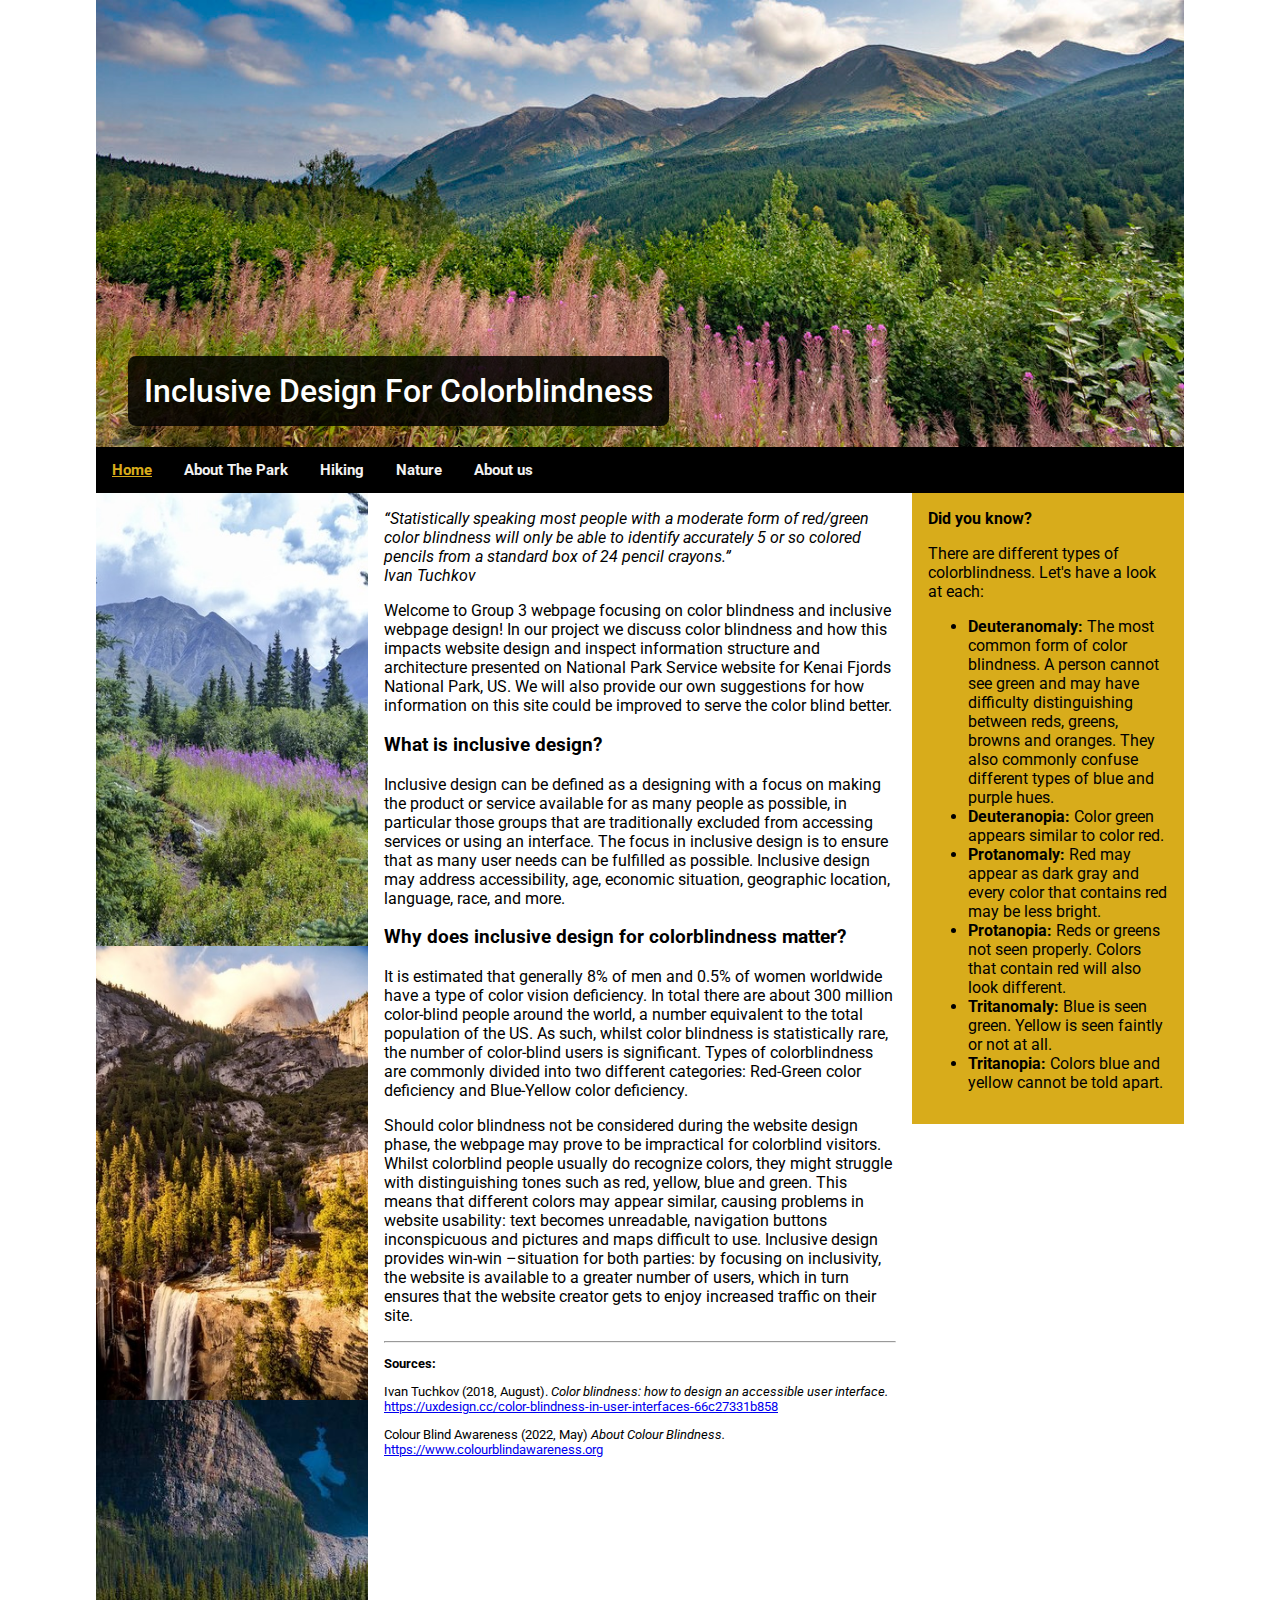
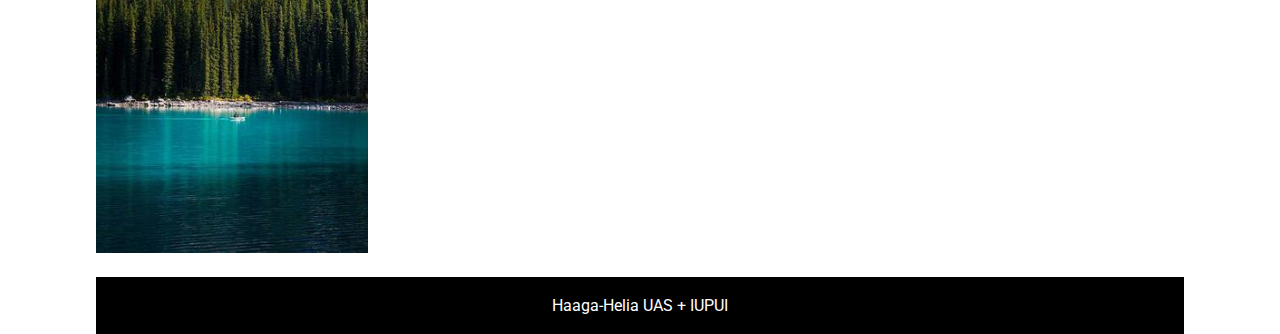
<file: index.html>
<!DOCTYPE html>
<html lang="en">
<head>
    <meta charset="UTF-8">
    <meta http-equiv="X-UA-Compatible" content="IE=edge">
    <meta name="viewport" content="width=device-width, initial-scale=1.0">
    <title>Colorblindness</title>

    <link rel="stylesheet" href="styles/style.css">
    <meta name="description" content="Colorblindness"> 
    <link rel="stylesheet" href="https://cdnjs.cloudflare.com/ajax/libs/font-awesome/4.7.0/css/font-awesome.min.css">
    <script type="text/javascript" src="scripts/menu.js"></script>
    <style>
      @import url('https://fonts.googleapis.com/css2?family=Roboto&display=swap');
    </style>
</head>

<body>
  <header class="pageHeader">
    <img class="headerBack" src="images/kf.jpg" alt="Lush forest in the mountains">
    <h1>Inclusive Design For Colorblindness</h1>
  </header>

  <nav class="topnav" id="myTopnav">
    <a href="index.html" class="active">Home</a>
    <a href="aboutthepark.html">About The Park</a>
    <a href="hiking.html">Hiking</a>
    <a href="nature.html">Nature</a>
    <a href="aboutus.html">About us</a>
    <a href="javascript:void(0);" class="icon" onclick="myFunction()">
      <i class="fa fa-bars"></i>
    </a>
  </nav>

  <!-- 3 columns, left image column, middle main content column, right aside column -->
  <div class="pageColumns">
    <aside class="leftImageColumn">
      <img src="images/Sidebar_Images/home2.jpg" alt="Lavender amid greenery" class="imgSizeLimiter">
      <img src="images/Sidebar_Images/home3.jpg" alt="Mountain forest by the edge of a cliff." class="imgSizeLimiter">
      <img src="images/Sidebar_Images/home1.jpg" alt="Lake by a tall forest and large mountain" class="imgSizeLimiter">
    </aside>

    <main class="middleContentColumn">
      <section>
        <p>
          <i><q>Statistically speaking most people with a moderate form of red/green color blindness will only be able to identify accurately 5 or so colored pencils from a standard box of 24 pencil crayons.</q></i>
          <br>
          <i>Ivan Tuchkov</i>
        </p>
      </section>

      <section>
        <p>
          Welcome to Group 3 webpage focusing on color blindness and inclusive webpage design! In our project we discuss color blindness and how this impacts website design and inspect information structure and architecture presented on National Park Service website for Kenai&nbsp;Fjords National&nbsp;Park,&nbsp;US. We will also provide our own suggestions for how information on this site could be improved to serve the color blind better.
        </p>
        <h3>What is inclusive design?</h3>
        <p>
          Inclusive design can be defined as a designing with a focus on making the product or service available for as many people as possible, in particular those groups that are traditionally excluded from accessing services or using an interface. The focus in inclusive design is to ensure that as many user needs can be fulfilled as possible. Inclusive design may address accessibility, age, economic situation, geographic location, language, race, and more.
        </p>
        <h3>Why does inclusive design for colorblindness matter?</h3>
        <p>
          It is estimated that generally 8% of men and 0.5% of women worldwide have a type of color vision deficiency. In total there are about 300 million color-blind people around the world, a number equivalent to the total population of the US. As such, whilst color blindness is statistically rare, the number of color-blind users is significant. Types of colorblindness are commonly divided into two different categories: Red-Green color deficiency and Blue-Yellow color deficiency.
        </p>
        <p>
          Should color blindness not be considered during the website design phase, the webpage may prove to be impractical for colorblind visitors. Whilst colorblind people usually do recognize colors, they might struggle with distinguishing tones such as red, yellow, blue and green. This means that different colors may appear similar, causing problems in website usability: text becomes unreadable, navigation buttons inconspicuous and pictures and maps difficult to use. Inclusive design provides win-win &ndash;situation for both parties: by focusing on inclusivity, the website is available to a greater number of users, which in turn ensures that the website creator gets to enjoy increased traffic on their site.
        </p>
      </section>

      <hr>
      <section class="sources">
        <h6>Sources:</h6>
        <p>Ivan Tuchkov (2018,&nbsp;August). <cite>Color blindness: how to design an accessible user interface.</cite> <a href="https://uxdesign.cc/color-blindness-in-user-interfaces-66c27331b858">https://uxdesign.cc/color-blindness-in-user-interfaces-66c27331b858</a></p>
        <p>Colour&nbsp;Blind&nbsp;Awareness (2022,&nbsp;May) <cite>About Colour Blindness.</cite> <a href="https://www.colourblindawareness.org">https://www.colourblindawareness.org</a></p>
      </section>
    </main>

    <aside class="rightInfoColumn">
      <h4>Did you know?</h4>
      <p>There are different types of colorblindness. Let's have a look at each:</p>
      <ul class="vlist">
        <li><b>Deuteranomaly:</b> The most common form of color blindness. A person cannot see green and may have difficulty distinguishing between reds, greens, browns and oranges. They also commonly confuse different types of blue and purple hues.</li>
        <li><b>Deuteranopia: </b>Color green appears similar to color red.</li>
        <li><b>Protanomaly:</b> Red may appear as dark gray and every color that contains red may be less bright.</li>
        <li><b>Protanopia:</b> Reds or greens not seen properly. Colors that contain red will also look different.</li>
        <li><b>Tritanomaly: </b> Blue is seen green. Yellow is seen faintly or not at all.</li>
        <li><b>Tritanopia: </b> Colors blue and yellow cannot be told apart.</li>
      </ul>  
    </aside>
  </div>  
  
  <footer>
    <p>Haaga-Helia UAS + IUPUI<br>
  </footer>
</body>



</html>
</file>
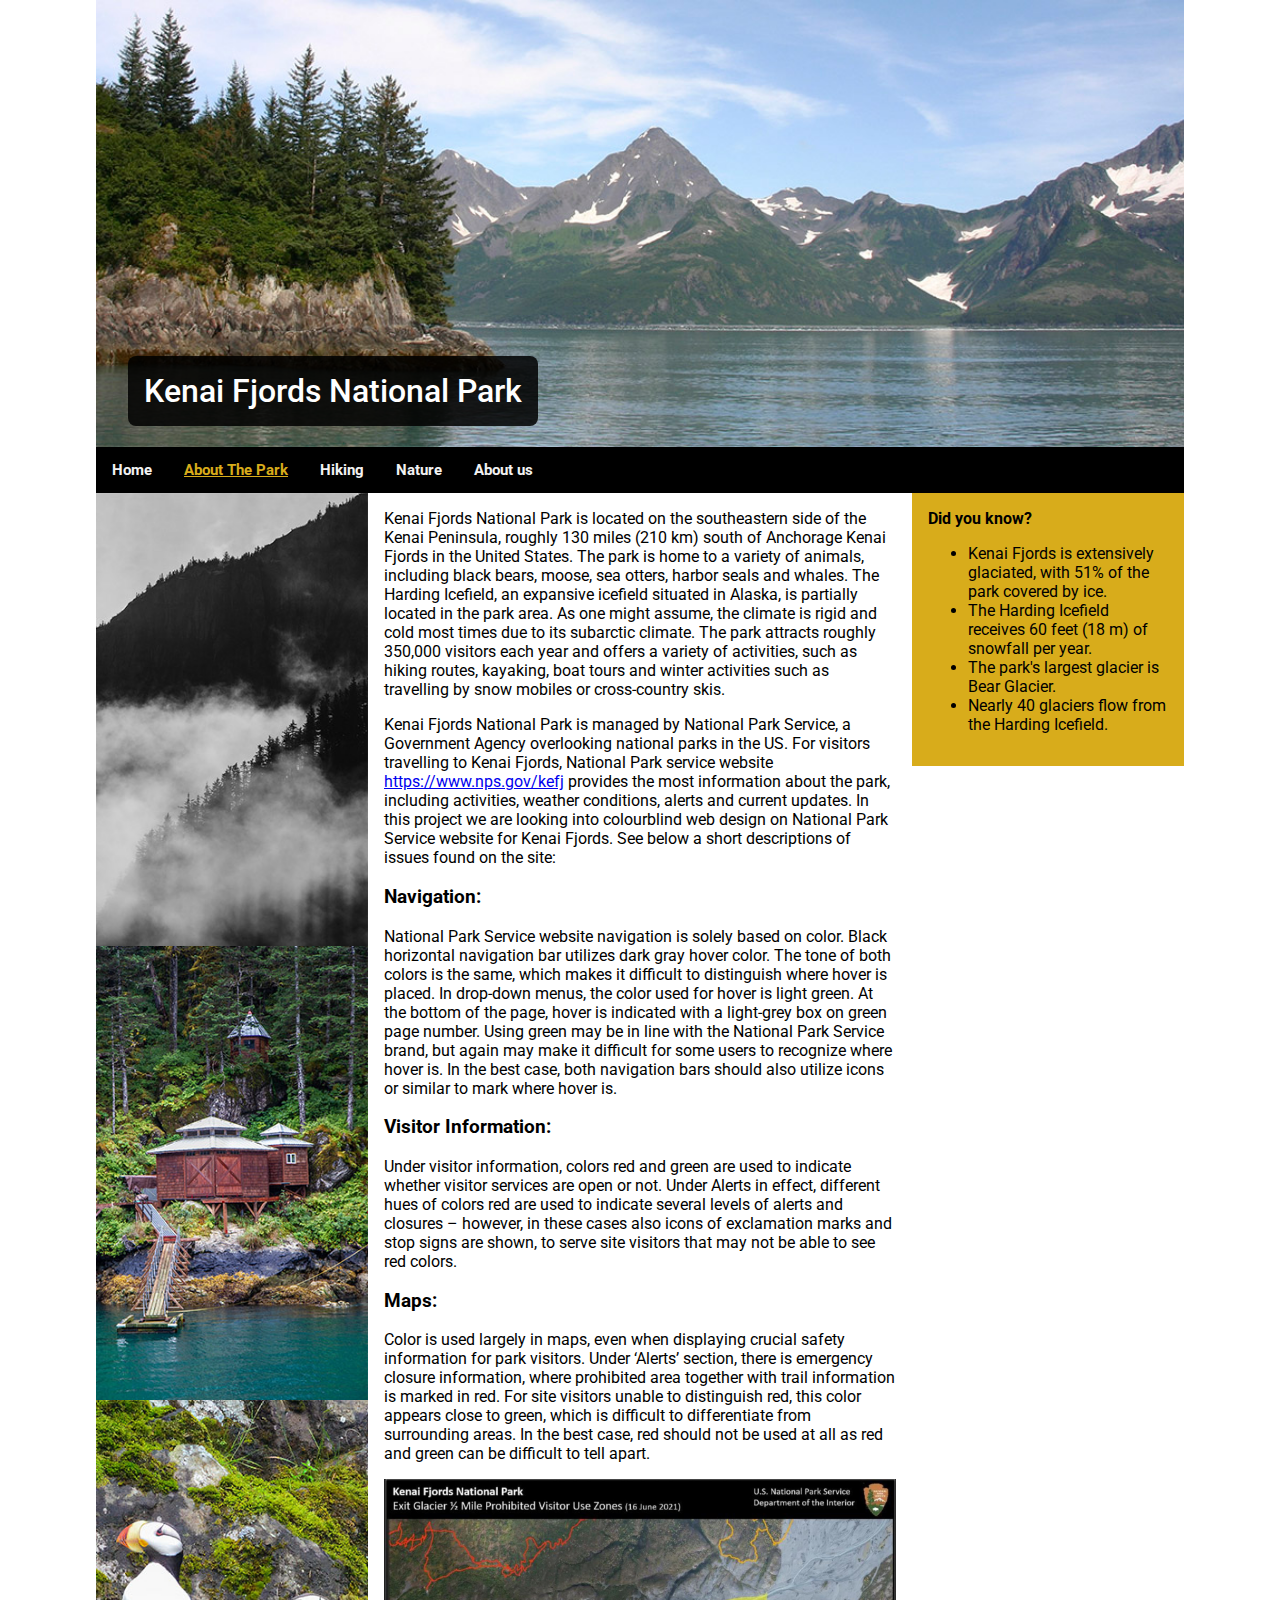
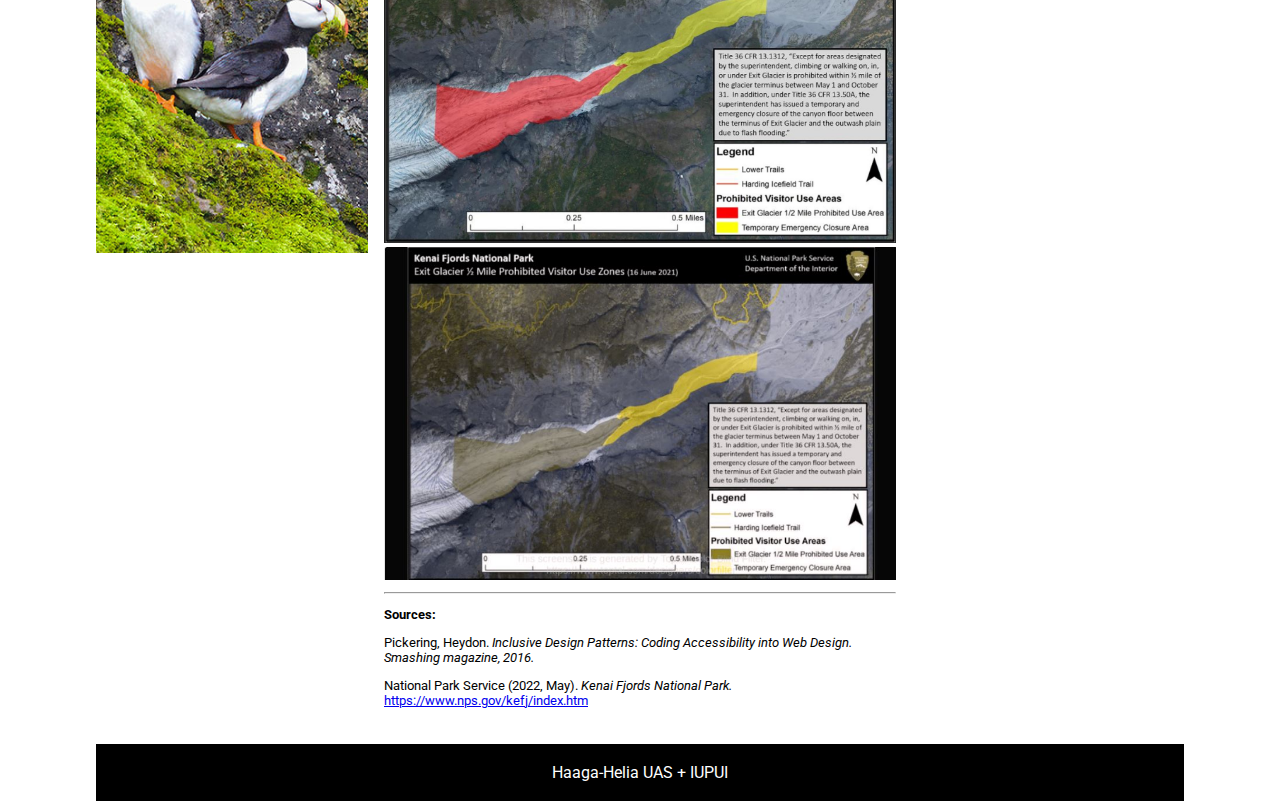
<file: aboutthepark.html>
<!DOCTYPE html>
<html lang="en">
<head>
    <meta charset="UTF-8">
    <meta http-equiv="X-UA-Compatible" content="IE=edge">
    <meta name="viewport" content="width=device-width, initial-scale=1.0">
    <title>About the Park</title>

    <link rel="stylesheet" href="styles/style.css">
    <meta name="description" content="Colorblindness"> 
    <link rel="stylesheet" href="https://cdnjs.cloudflare.com/ajax/libs/font-awesome/4.7.0/css/font-awesome.min.css">
    <script type="text/javascript" src="scripts/menu.js"></script>
    <style>
      @import url('https://fonts.googleapis.com/css2?family=Roboto&display=swap');
    </style>
</head>
    
<body>
  <header class="pageHeader">
    <img class="headerBack" src="images/CampingHeader2_1022x420.jpg" alt="Mountain view from a river">
    <h1>Kenai Fjords National Park</h1>
  </header>
      
  <nav class="topnav" id="myTopnav">
    <a href="index.html">Home</a>
    <a href="aboutthepark.html" class="active">About The Park</a>
    <a href="hiking.html">Hiking</a>
    <a href="nature.html">Nature</a>
    <a href="aboutus.html">About us</a>
    <a href="javascript:void(0);" class="icon" onclick="myFunction()">
      <i class="fa fa-bars"></i>
    </a>
  </nav>
    
  <!-- 3 columns, left image column, middle main content column, right aside column -->
  <div class="pageColumns">
    <aside class="leftImageColumn">
      <img src="images/Sidebar_Images/AbouttheParkSidebar1_500x300.jpg" alt="Foggy mountains" class="imgSizeLimiter">
      <img src="images/Sidebar_Images/AbouttheParkSidebar2_500x300.jpg" alt="Cottage in the woods by a riverbank" class="imgSizeLimiter">
      <img src="images/Sidebar_Images/AbouttheParkSidebar3_500x300.jpg" alt="Puffins on grassy rocks" class="imgSizeLimiter">
    </aside>

    <main class="middleContentColumn">
      <section>
        <p>
          Kenai&nbsp;Fjords National&nbsp;Park is located on the southeastern side of the Kenai Peninsula, roughly 130 miles (210&nbsp;km) south of Anchorage Kenai Fjords in the United&nbsp;States. The park is home to a variety of animals, including black bears, moose, sea otters, harbor seals and whales. The Harding Icefield, an expansive icefield situated in Alaska, is partially located in the park area. As one might assume, the climate is rigid and cold most times due to its subarctic climate. The park attracts roughly 350,000 visitors each year and offers a variety of activities, such as hiking routes, kayaking, boat tours and winter activities such as travelling by snow mobiles or cross-country skis.
        </p> 
       
      </section>

      <section>
        <p>
          Kenai&nbsp;Fjords National&nbsp;Park is managed by National Park Service, a Government&nbsp;Agency overlooking national parks in the US. For visitors travelling to Kenai&nbsp;Fjords, National&nbsp;Park service website <a href="https://www.nps.gov/kefj">https://www.nps.gov/kefj</a> provides the most information about the park, including activities, weather conditions, alerts and current updates. In this project we are looking into colourblind web design on National Park Service website for Kenai&nbsp;Fjords. See below a short descriptions of issues found on the site:
        </p>

        <h3>Navigation:</h3>
        <p>
          National Park Service website navigation is solely based on color. Black horizontal navigation bar utilizes dark gray hover color. The tone of both colors is the same, which makes it difficult to distinguish where hover is placed. In drop-down menus, the color used for hover is light green. At the bottom of the page, hover is indicated with a light-grey box on green page number. Using green may be in line with the National Park Service brand, but again may make it difficult for some users to recognize where hover is. In the best case, both navigation bars should also utilize icons or similar to mark where hover is.
        </p>

        <h3>Visitor Information:</h3>
        <p>
          Under visitor information, colors red and green are used to indicate whether visitor services are open or not. Under Alerts in effect, different hues of colors red are used to indicate several levels of alerts and closures &ndash; however, in these cases also icons of exclamation marks and stop signs are shown, to serve site visitors that may not be able to see red colors.
        </p>

        <h3>Maps:</h3>
        <p>
          Color is used largely in maps, even when displaying crucial safety information for park visitors. Under &lsquo;Alerts&rsquo; section, there is emergency closure information, where prohibited area together with trail information is marked in red. For site visitors unable to distinguish red, this color appears close to green, which is difficult to differentiate from surrounding areas. In the best case, red should not be used at all as red and green can be difficult to tell apart.
        </p>
        <img src="images/IMAGE YNPSMAPS 1.JPG" alt="Emergency closure information as seen by a non-colorblind person." class="imgSizeLimiter">
        <img src="images/IMAGE YNPSMAPS 2.JPG" alt="Emergency closure information as seen by a colorblind person." class="imgSizeLimiter">
      </section>

      <hr>
      <section class="sources">
        <h6>Sources:</h6>
        <p>Pickering, Heydon. <cite>Inclusive Design Patterns: Coding Accessibility into Web Design. Smashing&nbsp;magazine,&nbsp;2016.</cite></p>
        <p>National&nbsp;Park&nbsp;Service (2022,&nbsp;May). <cite>Kenai Fjords National Park.</cite> <a href="https://www.nps.gov/kefj/index.htm">https://www.nps.gov/kefj/index.htm</a></p>
      </section>
    </main>

    <aside class="rightInfoColumn">
      <div><b>Did you know?</b></div>
      
      <ul class="vlist">
        <li>Kenai Fjords is extensively glaciated, with 51% of the park covered by ice. </li>
        <li>The Harding Icefield receives 60 feet (18&nbsp;m) of snowfall per year.</li>
        <li>The park's largest glacier is Bear Glacier.</li>
        <li>Nearly 40 glaciers flow from the Harding Icefield.</li>
      </ul>  
    </aside>
    
  </div> 
  
   
  <footer class="footerA">
    <p>Haaga-Helia UAS + IUPUI<br>
  </footer>

</body>
</html>
</file>
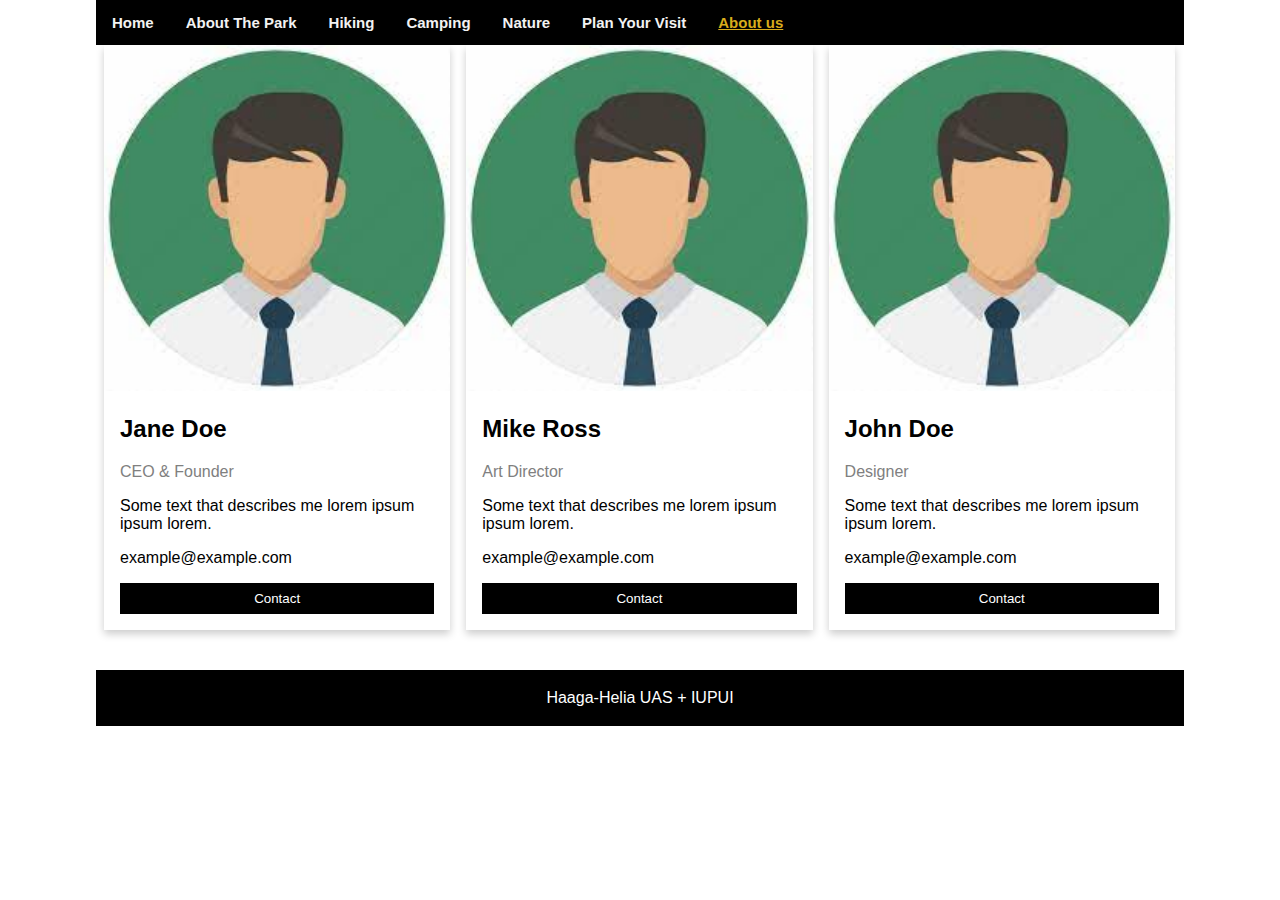
<file: aboutUs.html>
<!DOCTYPE html>
<html lang="en">
<head>
    <meta charset="UTF-8">
    <meta http-equiv="X-UA-Compatible" content="IE=edge">
    <meta name="viewport" content="width=device-width, initial-scale=1.0">
    <title>about us</title>
    <link rel="stylesheet" href="styles/style.css">
    <meta name="description" content="aboutus"> 
    <link rel="stylesheet" href="https://cdnjs.cloudflare.com/ajax/libs/font-awesome/4.7.0/css/font-awesome.min.css">
    <script type="text/javascript" src="scripts/menu.js"></script>
</head>

<body>
    <div class="topnav" id="myTopnav">
        <a href="index.html">Home</a>
        <a href="AboutThePark.html">About The Park</a>
        <a href="hiking.html">Hiking</a>
        <a href="camping.html">Camping</a>
        <a href="nature.html">Nature</a>
        <a href="PlanYourVisit.html">Plan Your Visit</a>
        <a href="aboutUs.html" class="active">About us</a>
        <a href="javascript:void(0);" class="icon" onclick="myFunction()">
          <i class="fa fa-bars"></i>
        </a>
      </div>

      <div class="row">
        <div class="column">
          <div class="card">
            <img src="images/download.jpeg" alt="Jane" style="width:100%">
            <div class="container">
              <h2>Jane Doe</h2>
              <p class="title">CEO &amp; Founder</p>
              <p>Some text that describes me lorem ipsum ipsum lorem.</p>
              <p>example@example.com</p>
              <p><button class="button">Contact</button></p>
            </div>
          </div>
        </div>
      
        <div class="column">
          <div class="card">
            <img src="images/download.jpeg" alt="Mike" style="width:100%">
            <div class="container">
              <h2>Mike Ross</h2>
              <p class="title">Art Director</p>
              <p>Some text that describes me lorem ipsum ipsum lorem.</p>
              <p>example@example.com</p>
              <p><button class="button">Contact</button></p>
            </div>
          </div>
        </div>
      
        <div class="column">
          <div class="card">
            <img src="images/download.jpeg" alt="John" style="width:100%">
            <div class="container">
              <h2>John Doe</h2>
              <p class="title">Designer</p>
              <p>Some text that describes me lorem ipsum ipsum lorem.</p>
              <p>example@example.com</p>
              <p><button class="button">Contact</button></p>
            </div>
          </div>
        </div>
      </div>

<footer class="footerA">
  <p>Haaga-Helia UAS + IUPUI<br>
</footer>  

</body>
</html>
</file>
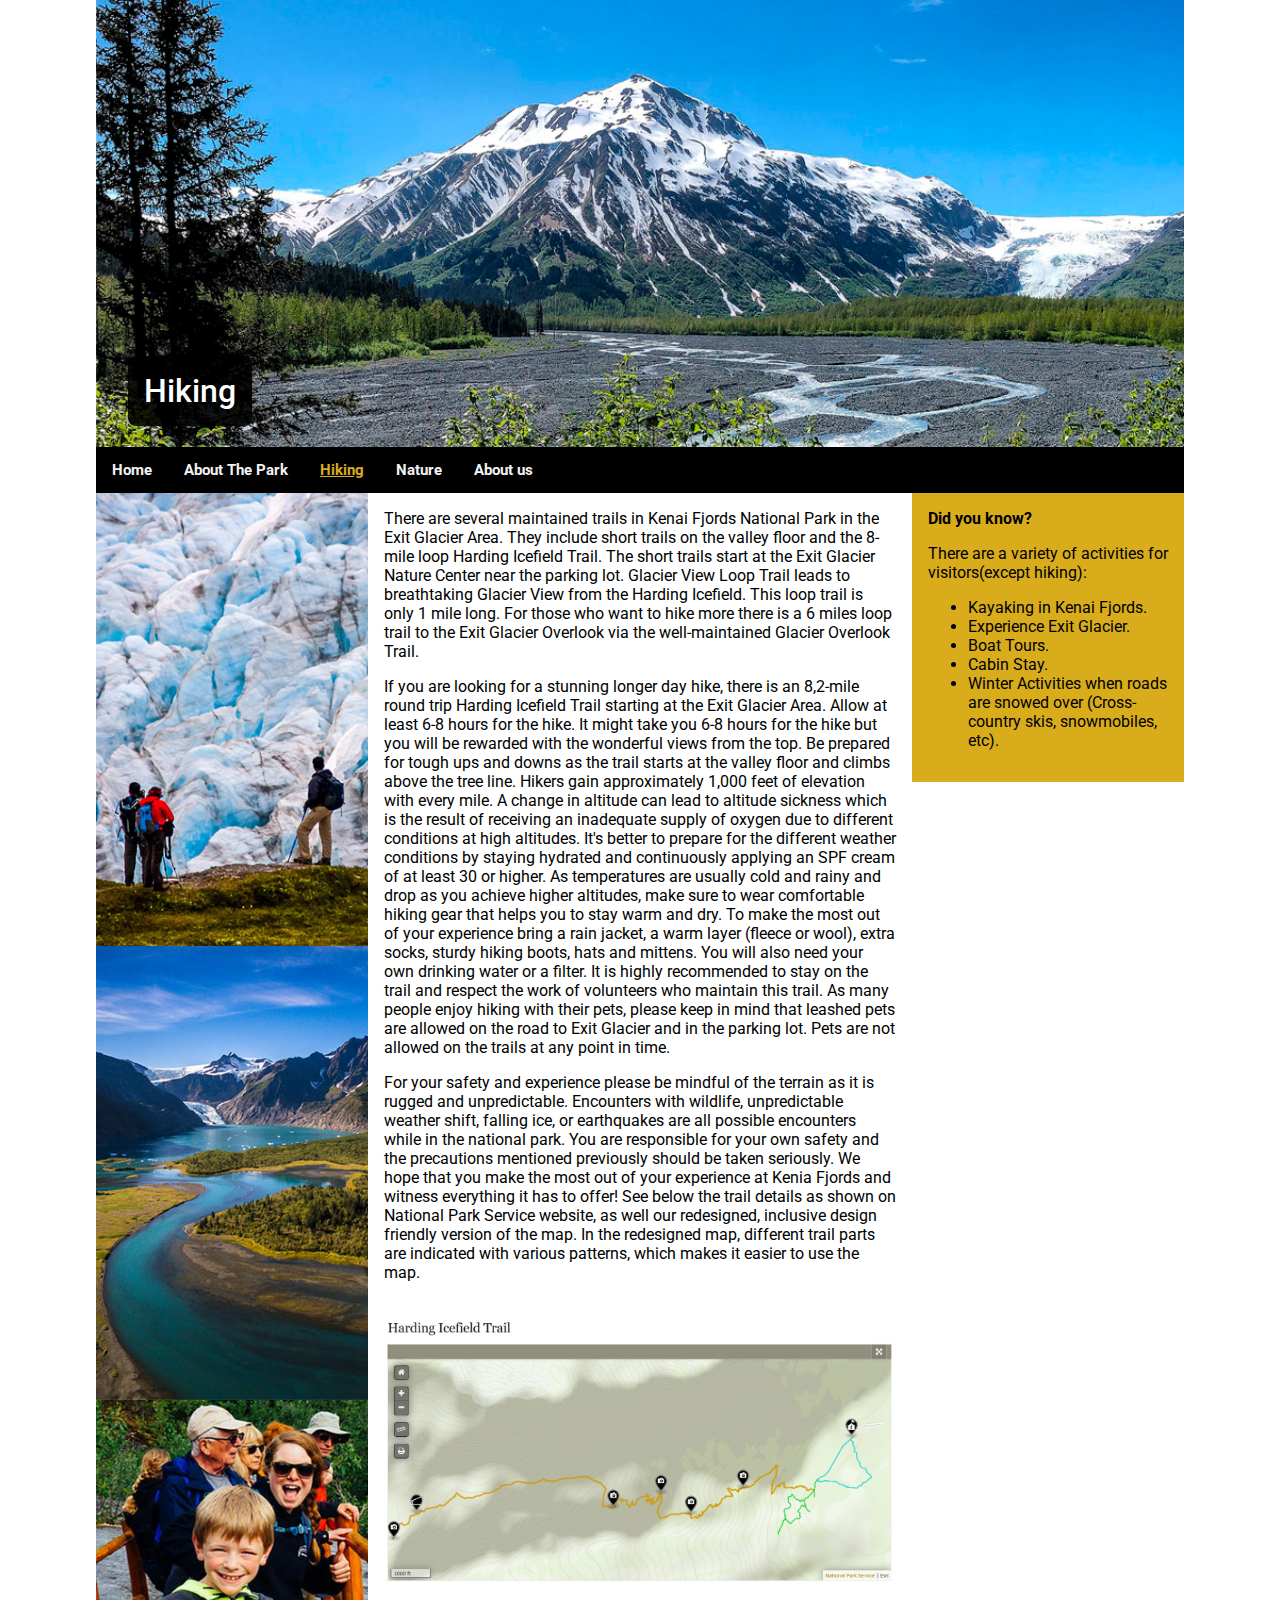
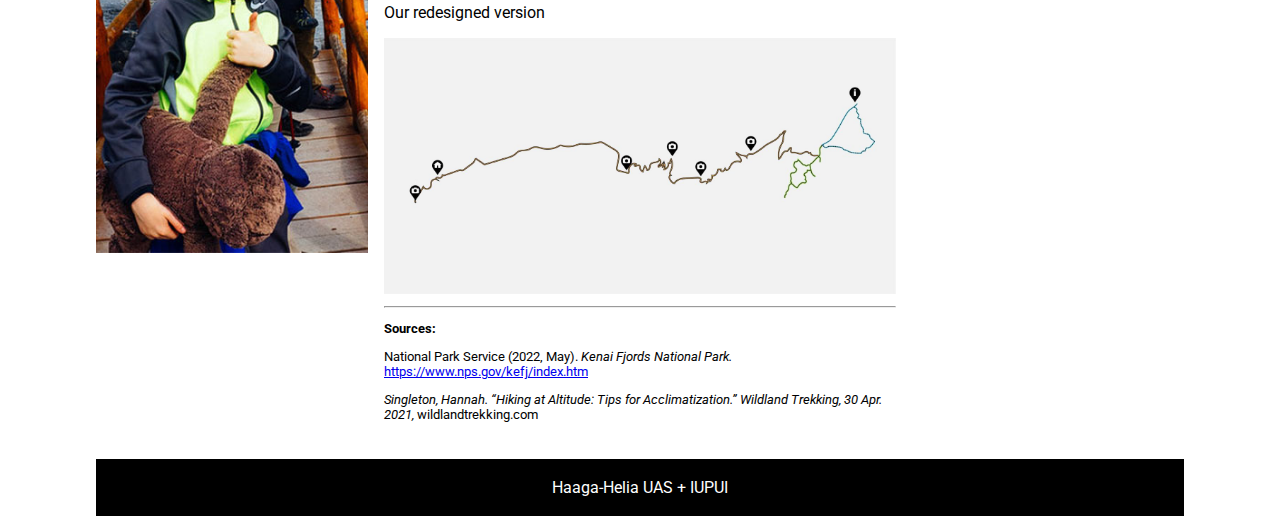
<file: hiking.html>
<!DOCTYPE html>
<html lang="en">
<head>
    <meta charset="UTF-8">
    <meta http-equiv="X-UA-Compatible" content="IE=edge">
    <meta name="viewport" content="width=device-width, initial-scale=1.0">
    <title>Hiking</title>

    <link rel="stylesheet" href="styles/style.css">
    <meta name="description" content="The best place for Hiking"> 
    <link rel="stylesheet" href="https://cdnjs.cloudflare.com/ajax/libs/font-awesome/4.7.0/css/font-awesome.min.css">
    <script type="text/javascript" src="scripts/menu.js"></script>
    <style>
      @import url('https://fonts.googleapis.com/css2?family=Roboto&display=swap');
    </style>
</head>

<body>
  <header class="pageHeader">
    <img class="headerBack" src="images/AbouttheParkHeader1022x420.jpg" alt="Mountain view">
    <h1>Hiking</h1>
  </header>
  <nav class="topnav" id="myTopnav">
    <a href="index.html">Home</a>
    <a href="aboutthepark.html">About The Park</a>
    <a href="hiking.html" class="active">Hiking</a>
    <a href="nature.html">Nature</a>
    <a href="aboutus.html">About us</a>
    <a href="javascript:void(0);" class="icon" onclick="myFunction()">
      <i class="fa fa-bars"></i>
    </a>
  </nav>
    
  <!-- 3 columns, left image column, middle main content column, right aside column -->
  <div class="pageColumns">
    <aside class="leftImageColumn">
      <img src="images/Sidebar_Images/HikingSidebar1_500x300.jpg" alt="People in front of an icy mountain" class="imgSizeLimiter">
      <img src="images/Sidebar_Images/HikingSidebar2_500x300.jpg" alt="View of a river, forest, and mountains" class="imgSizeLimiter">
      <img src="images/Sidebar_Images/HikingSidebar3_500x300.jpg" alt="Happy people on a dock near a river" class="imgSizeLimiter">
    </aside>

    <main class="middleContentColumn">
      <section>
        <p>
          There are several maintained trails in Kenai&nbsp;Fjords National&nbsp;Park in the Exit Glacier Area. They include short trails on the valley floor and the 8-mile loop Harding&nbsp;Icefield&nbsp;Trail. The short trails start at the Exit Glacier Nature Center near the parking lot. Glacier View Loop Trail leads to breathtaking Glacier&nbsp;View from the Harding&nbsp;Icefield. This loop trail is only 1 mile long. For those who want to hike more there is a 6 miles loop trail to the Exit Glacier Overlook via the well-maintained Glacier Overlook Trail. 
        </p>
        <p>
          If you are looking for a stunning longer day hike, there is an 8,2-mile round trip Harding Icefield Trail starting at the Exit Glacier Area. Allow at least 6-8 hours for the hike. It might take you 6-8 hours for the hike but you will be rewarded with the wonderful views from the top. Be prepared for tough ups and downs as the trail starts at the valley floor and climbs above the tree line. Hikers gain approximately 1,000 feet of elevation with every mile. A change in altitude can lead to altitude sickness which is the result of receiving an inadequate supply of oxygen due to different conditions at high altitudes. It's better to prepare for the different weather conditions by staying hydrated and continuously applying an SPF cream of at least 30 or higher.  As temperatures are usually cold and rainy and drop as you achieve higher altitudes, make sure to wear comfortable hiking gear that helps you to stay warm and dry. To make the most out of your experience bring a rain jacket, a warm layer (fleece or wool), extra socks, sturdy hiking boots, hats and mittens. You will also need your own drinking water or a filter. It is highly recommended to stay on the trail and respect the work of volunteers who maintain this trail. As many people enjoy hiking with their pets, please keep in mind that leashed pets are allowed on the road to Exit Glacier and in the parking lot. Pets are not allowed on the trails at any point in time.
          </p>
          <p>
          For your safety and experience please be mindful of the terrain as it is rugged and unpredictable. Encounters with wildlife, unpredictable weather shift, falling ice, or earthquakes are all possible encounters while in the national park. You are responsible for your own safety and the precautions mentioned previously should be taken seriously. We hope that you make the most out of your experience at Kenia Fjords and witness everything it has to offer! See below the trail details as shown on National Park Service website, as well our redesigned, inclusive design friendly version of the map. In the redesigned map, different trail parts are indicated with various patterns, which makes it easier to use the map.
          </p>
          <br>
          <img src="images/HardingTrailoriginal.JPG" alt="Harding trail information on NPS website." class="imgSizeLimiter">
          <p>Our redesigned version</p>
          <img src="images/NewHikingMap.jpg" alt="Harding trail information for colorblind website visitors." class="imgSizeLimiter">
        </section>
        
          <hr>
      <section class="sources">
        <h6>Sources:</h6>
        <p>National&nbsp;Park&nbsp;Service (2022,&nbsp;May). <cite>Kenai Fjords National Park.</cite> <a href="https://www.nps.gov/kefj/index.htm">https://www.nps.gov/kefj/index.htm</a></p>
        <p><cite> Singleton, Hannah. “Hiking at Altitude: Tips for Acclimatization.” Wildland Trekking, 30 Apr. 2021, </cite <a href= "https://wildlandtrekking.com/blog/hiking-at-altitude-tips-for-acclimatization/#:~:text=As%20you%20reach%20high%20elevations,pressure%20and%20try%20to%20compensate.">wildlandtrekking.com</a></p>
        </section>
    </main>
  
      
   

    <aside class="rightInfoColumn">
      <h4>Did you know?</h4>
        <p>There are a variety of activities for visitors(except hiking):</p>
      <ul class="vlist">
        <li>Kayaking in Kenai Fjords.</li>
        <li>Experience Exit Glacier. </li>
        <li>Boat Tours.</li>
        <li>Cabin Stay.</li>
        <li>Winter Activities when roads are snowed over (Cross-country skis, snowmobiles, etc).</li>
      </ul>  
    </aside>
  </div>  
  
  
  <footer>
    <p>Haaga-Helia UAS + IUPUI<br>
  </footer>  
</body>
</html>
</file>
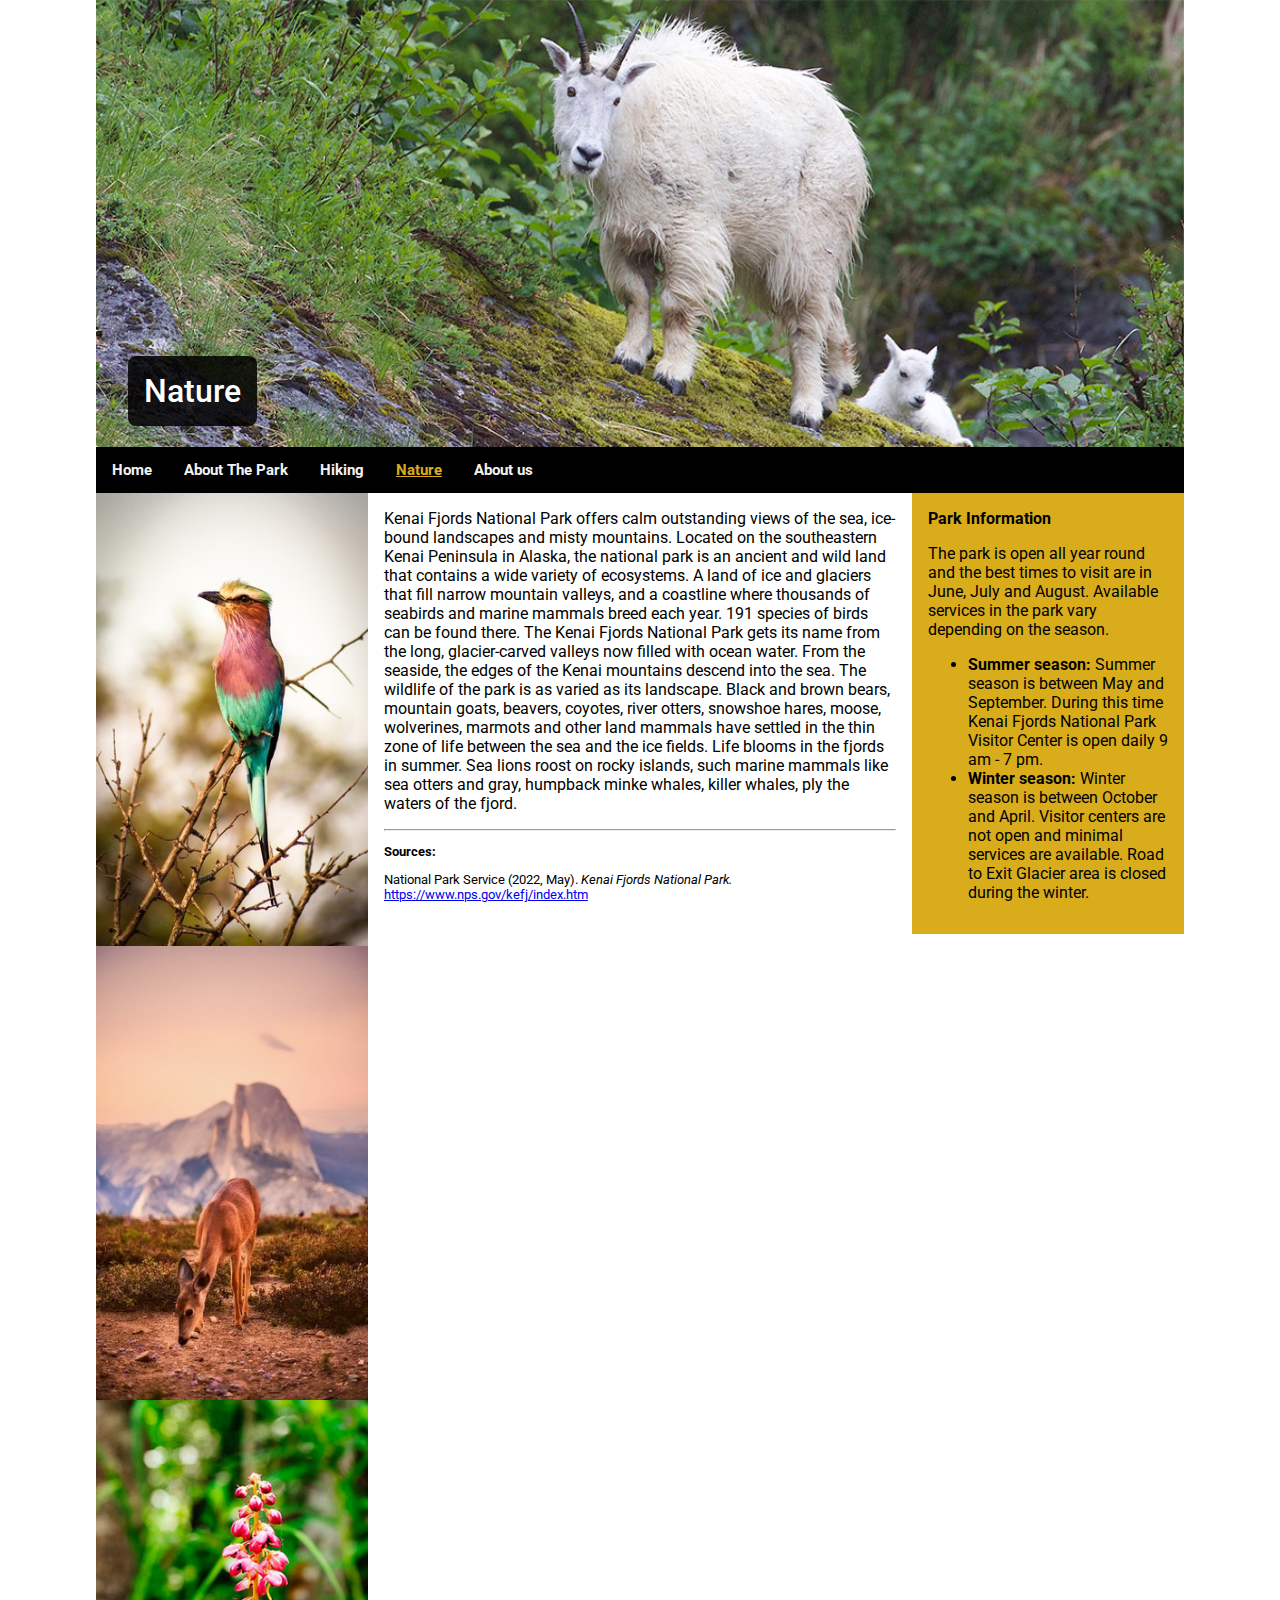
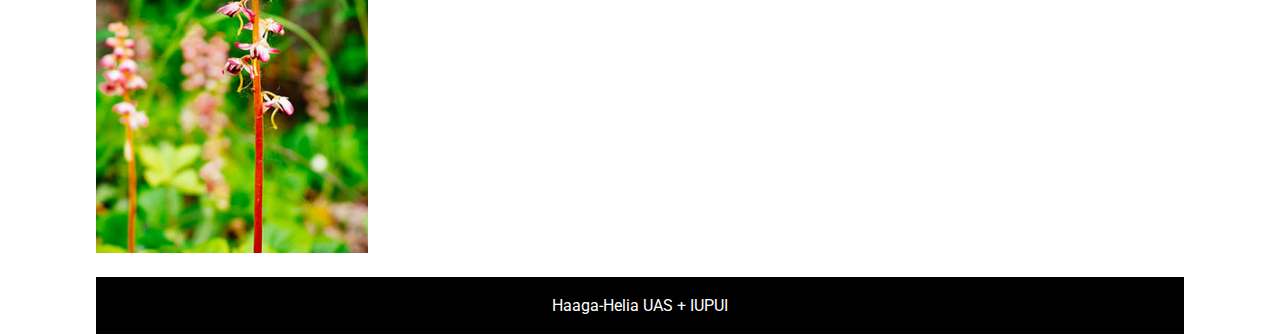
<file: nature.html>
<!DOCTYPE html>
<html lang="en">
<head>
    <meta charset="UTF-8">
    <meta http-equiv="X-UA-Compatible" content="IE=edge">
    <meta name="viewport" content="width=device-width, initial-scale=1.0">
    <title>Nature</title>

    <link rel="stylesheet" href="styles/style.css">
    <meta name="description" content="The best place for camping"> 
    <link rel="stylesheet" href="https://cdnjs.cloudflare.com/ajax/libs/font-awesome/4.7.0/css/font-awesome.min.css">
    <script type="text/javascript" src="scripts/menu.js"></script>
    <style>
      @import url('https://fonts.googleapis.com/css2?family=Roboto&display=swap');
    </style>
</head>

<body>
  <header class="pageHeader">
    <img class="headerBack" src="images/NatureHeader1022x420.jpg" alt="Goats on a forest hill">
    <h1>Nature</h1>
  </header>
   
  <nav class="topnav" id="myTopnav">
    <a href="index.html">Home</a>
    <a href="aboutthepark.html">About The Park</a>
    <a href="hiking.html">Hiking</a>
    <a href="nature.html" class="active">Nature</a>
    <a href="aboutus.html">About us</a>
    <a href="javascript:void(0);" class="icon" onclick="myFunction()">
      <i class="fa fa-bars"></i>
    </a>
  </nav>
    
  <!-- 3 columns, left image column, middle main content column, right aside column -->
  <div class="pageColumns">
    <aside class="leftImageColumn">
      <img src="images/Sidebar_Images/nature2.jpg" alt="Small bird on a branch" class="imgSizeLimiter">
      <img src="images/Sidebar_Images/nature1.jpg" alt="Deer with a mountain backdrop" class="imgSizeLimiter">
      <img src="images/Sidebar_Images/NatureSidebar3_500x300.jpg" alt="Close up of a pink wintergreen" class="imgSizeLimiter">
    </aside>

    <main class="middleContentColumn">
      <section>
        <p>
          Kenai&nbsp;Fjords National&nbsp;Park offers calm outstanding views of the sea, ice-bound landscapes and misty mountains. Located on the southeastern Kenai&nbsp;Peninsula in Alaska, the national park is an ancient and wild land that contains a wide variety of ecosystems. A land of ice and glaciers that fill narrow mountain valleys, and a coastline where thousands of seabirds and marine mammals breed each year. 191 species of birds can be found there. The Kenai&nbsp;Fjords National&nbsp;Park gets its name from the long, glacier-carved valleys now filled with ocean water. From the seaside, the edges of the Kenai mountains descend into the sea. The wildlife of the park is as varied as its landscape. Black and brown bears, mountain goats, beavers, coyotes, river otters, snowshoe hares, moose, wolverines, marmots and other land mammals have settled in the thin zone of life between the sea and the ice fields. Life blooms in the fjords in summer. Sea lions roost on rocky islands, such marine mammals like sea otters and gray, humpback minke whales, killer whales, ply the waters of the fjord.
        </p>
      </section>
          <hr>
      <section class="sources">
        <h6>Sources:</h6>
        <p>National&nbsp;Park&nbsp;Service (2022,&nbsp;May). <cite>Kenai Fjords National Park.</cite> <a href="https://www.nps.gov/kefj/index.htm">https://www.nps.gov/kefj/index.htm</a></p>
      </section>
    </main>
    </main>
      
 

    <aside class="rightInfoColumn">
    <h4>Park Information</h4>
    <p>The park is open all year round and the best times to visit are in June, July and August. Available services in the park vary depending on the season.</p>
    <ul class="vlist">
        <li><b>Summer season: </b>Summer season is between May and September. During this time Kenai Fjords National Park Visitor Center is open daily 9 am - 7 pm.</li>
        <li><b>Winter season: </b>Winter season is between October and April. Visitor centers are not open and minimal services are available. Road to Exit Glacier area is closed during the winter.</li>
      </ul>  
 
    </aside>
  </div> 
  
  <footer>
    <p>Haaga-Helia UAS + IUPUI<br>
  </footer>

</body>
</html>
</file>
<file: styles/style.css>
* {
  box-sizing: border-box;
}

body {
  width: 85%;
  margin: 0 auto;
  font-family: 'Roboto', sans-serif;
}
footer {
  text-align: center;
  padding: 3px;
  background-color: black;
  color: white;
  margin-top: 1.5em;
}

.pageHeader {
  display: flex;
}

.pageHeader h1 {
  position: absolute;
  color: white;
  align-self: flex-end;
  margin-left: 1em;
  margin-right: 2em;
  padding: 0.5em;
  border-radius: .25em;
  font-weight: 500;
  background-color: rgba(0, 0, 0, 0.85);
}

.pageColumns {
  display: flex;
}

.leftImageColumn {
  display: flex;
  flex-direction: column;
  width: 25%;
}

.middleContentColumn {
  width: 50%;
  padding: 0em 1em;
}

.rightInfoColumn {
  width: 25%;
  height: fit-content;
  min-height: 10em;
  background-color: rgb(216, 172, 27);
  padding: 1em;
}

/* reset margins of h4 in sidebar */
.rightInfoColumn h4 {
  margin: 0;
}
/*Unordered list (Not finished) */

/* text size of all text in sources class is reduced by 10%. */
.sources, .sources p, .sources h6 {
  font-size: .9em;
}

/* reduce margin spacing on h6 in sources class */
.sources h6 {
  margin: 1em 0;
}

/* Add a black background color to the top navigation */
.topnav {
  background-color: rgb(0, 0, 0);
  overflow: hidden;
}

.headerBack {
  position: relative;
  width: 100%;
  height: auto;
}
/* Style the links inside the navigation bar */
.topnav a {
  float: left;
  display: block;
  color: #f2f2f2;
  text-align: center;
  padding: 14px 16px;
  text-decoration: none;
  font-size: 15px;
  font-weight: 700;
}

/* Change the color of links on hover */
.topnav a:hover {
  background-color: #ddd;
  color: black;
}

/* Add an active class to highlight the current page */
.topnav a.active {

  color: rgb(216, 172, 27);
  text-decoration-line: underline;
}

/* Hide the link that should open and close the topnav on small screens */
.topnav .icon {
  display: none;
}

/* Three columns side by side */
/* this is unused? */
.column {
  float: left;
  width: 33.3%;
  margin-bottom: 16px;
  padding: 0 8px;
}

.column1 {
margin: auto;
width: 33.3%;
padding: 10px;
}

.imgSizeLimiter {
  max-width: 100%;
}

.container1 {
  position: relative;
  width: 100%;
}

.image {
  display: block;
  width: 100%;
  height: auto;
}

.overlay {
  position: absolute;
  bottom: 100%;
  left: 0;
  right: 0;
  background-color: black;
  overflow: hidden;
  width: 100%;
  height:0;
  transition: .5s ease;
}

.container1:hover .overlay {
  bottom: 0;
  height: 100%;
}

.text1 {
  color: white;
  font-size: 10px;
  position: absolute;
  top: 50%;
  left: 50%;
  -webkit-transform: translate(-50%, -50%);
  -ms-transform: translate(-50%, -50%);
  transform: translate(-50%, -50%);
  text-align: center;
}


/* Display the columns below each other instead of side by side on small screens */
@media screen and (max-width: 650px) {
  .column {
    width: 100%;
    display: block;
  }
  
  .column1 {
    width: 100%;
    display: block;
   }
}



/* Add some shadows to create a card effect */
.card {
  box-shadow: 0 4px 8px 0 rgba(0, 0, 0, 0.2);
}

/* Some left and right padding inside the container */
.container {
  padding: 0 16px;
}

/* Clear floats */
.container::after, .row::after {
  content: "";
  clear: both;
  display: table;
}

.title {
  color: grey;
}

.button {
  border: none;
  outline: 0;
  display: inline-block;
  padding: 8px;
  color: white;
  background-color: #000;
  text-align: center;
  cursor: pointer;
  width: 100%;
}

.button:hover {
  background-color: #555;
}



/* When the screen is less than 800 pixels wide, hide all links, except for the first one ("Home"). Show the link that contains should open and close the topnav (.icon) */
@media screen and (max-width: 800px) {
  .topnav a:not(:first-child) {display: none;}
  .topnav a.icon {
    float: right;
    display: block;
  }


}




@media screen and (max-width: 1050px) {
  /* the three main content columns change to a vertical flex direction */
  .pageColumns {
    flex-direction: column;
  }

  /* hide the image column for mobile users */
  .leftImageColumn {
    display: none;
  }
  
  /* set to full width on vertical layout. */
  .middleContentColumn {
    width: 100%;
  }

  /* set to full width on vertical layout and slightly space it away from the main text content. */
  .rightInfoColumn {
    width: 100%;
    margin-top: 0.5em;
  }
}

/* The "responsive" class is added to the topnav with JavaScript when the user clicks on the icon. This class makes the topnav look good on small screens (display the links vertically instead of horizontally) */
@media screen and (max-width: 800px) {
  .topnav.responsive {position: relative;}
  .topnav.responsive a.icon {
    position: absolute;
    right: 0;
    top: 0;
  }
  .topnav.responsive a {
    float: none;
    display: block;
    text-align: left;
  }
}
</file>
